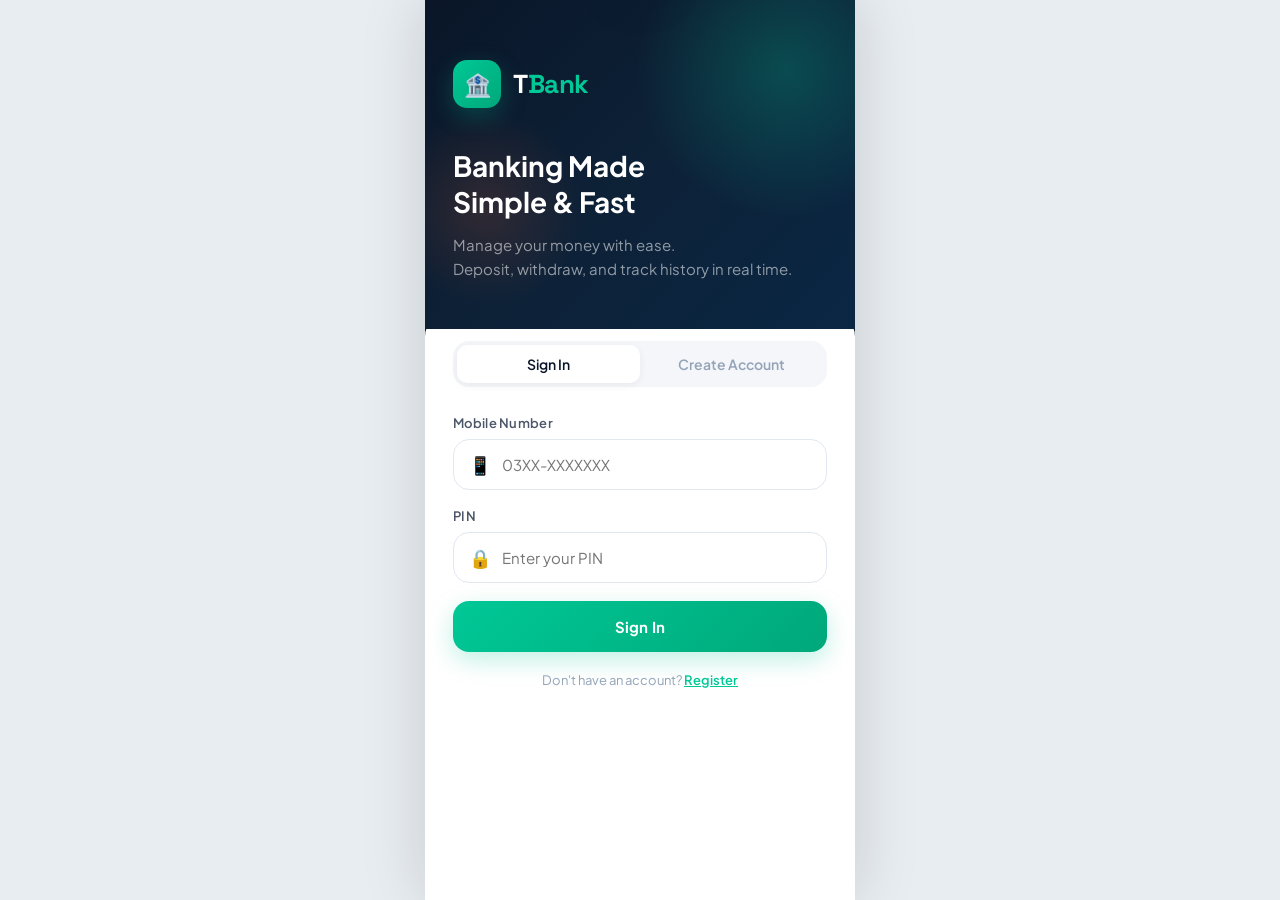
<file: index.html>
<!DOCTYPE html>
<html lang="en">
<head>
  <meta charset="UTF-8" />
  <meta name="viewport" content="width=device-width, initial-scale=1.0" />
  <title>TBank — Pakistan's Smart Bank</title>
  <link rel="stylesheet" href="styles.css" />
  <link rel="icon" href="data:image/svg+xml,<svg xmlns='http://www.w3.org/2000/svg' viewBox='0 0 100 100'><rect width='100' height='100' rx='22' fill='%2300C896'/><text y='.9em' font-size='70' x='15'>🏦</text></svg>" />
</head>
<body>
<div class="page-wrapper auth-page">

  <!-- Hero Section -->
  <div class="auth-hero">
    <div class="brand-logo">
      <div class="logo-icon">🏦</div>
      <div class="logo-text">T<span>Bank</span></div>
    </div>
    <h1 class="auth-tagline">Banking Made<br>Simple & Fast</h1>
    <p class="auth-subtitle">Manage your money with ease.<br>Deposit, withdraw, and track history in real time.</p>
  </div>

  <!-- Auth Body -->
  <div class="auth-body">

    <!-- Tabs -->
    <div class="auth-tabs">
      <button class="tab-btn active" id="loginTab" onclick="showTab('login')">Sign In</button>
      <button class="tab-btn" id="registerTab" onclick="showTab('register')">Create Account</button>
    </div>

    <!-- LOGIN FORM -->
    <div id="loginForm">
      <div class="form-group">
        <label class="form-label">Mobile Number</label>
        <div class="input-wrap">
          <span class="input-icon">📱</span>
          <input type="tel" id="loginPhone" class="form-input" placeholder="03XX-XXXXXXX" maxlength="11" />
        </div>
      </div>
      <div class="form-group">
        <label class="form-label">PIN</label>
        <div class="input-wrap">
          <span class="input-icon">🔒</span>
          <input type="password" id="loginPin" class="form-input" placeholder="Enter your PIN" maxlength="6" />
        </div>
        <div class="error-text" id="loginError"></div>
      </div>

      <div style="margin-top:8px;"></div>
      <button class="btn btn-primary" onclick="handleLogin()">
        <span id="loginBtnText">Sign In</span>
        <div class="spinner" id="loginSpinner"></div>
      </button>

      <p style="text-align:center;margin-top:20px;font-size:13px;color:var(--text-light);">
        Don't have an account?
        <a href="#" onclick="showTab('register')" style="color:var(--primary);font-weight:600;">Register</a>
      </p>
    </div>

    <!-- REGISTER FORM -->
    <div id="registerForm" class="hidden">
      <div class="form-group">
        <label class="form-label">Full Name</label>
        <div class="input-wrap">
          <span class="input-icon">👤</span>
          <input type="text" id="regName" class="form-input" placeholder="Your full name" />
        </div>
      </div>
      <div class="form-group">
        <label class="form-label">Mobile Number</label>
        <div class="input-wrap">
          <span class="input-icon">📱</span>
          <input type="tel" id="regPhone" class="form-input" placeholder="03XX-XXXXXXX" maxlength="11" />
        </div>
      </div>
      <div class="form-group">
        <label class="form-label">Create PIN (4–6 digits)</label>
        <div class="input-wrap">
          <span class="input-icon">🔒</span>
          <input type="password" id="regPin" class="form-input" placeholder="Choose a secure PIN" maxlength="6" />
        </div>
      </div>
      <div class="form-group">
        <label class="form-label">Confirm PIN</label>
        <div class="input-wrap">
          <span class="input-icon">🔒</span>
          <input type="password" id="regPin2" class="form-input" placeholder="Repeat your PIN" maxlength="6" />
        </div>
        <div class="error-text" id="registerError"></div>
      </div>

      <button class="btn btn-primary" onclick="handleRegister()">
        <span id="regBtnText">Create Account</span>
        <div class="spinner" id="regSpinner"></div>
      </button>

      <p style="text-align:center;margin-top:20px;font-size:13px;color:var(--text-light);">
        Already have an account?
        <a href="#" onclick="showTab('login')" style="color:var(--primary);font-weight:600;">Sign In</a>
      </p>
    </div>

  </div><!-- /auth-body -->

  <!-- Toast -->
  <div class="toast" id="toast"></div>

</div><!-- /page-wrapper -->

<script src="db.js"></script>
<script>
  // Redirect if already logged in
  if (DB.currentUser()) window.location.href = 'dashboard.html';

  function showTab(tab) {
    document.getElementById('loginForm').classList.toggle('hidden', tab !== 'login');
    document.getElementById('registerForm').classList.toggle('hidden', tab !== 'register');
    document.getElementById('loginTab').classList.toggle('active', tab === 'login');
    document.getElementById('registerTab').classList.toggle('active', tab === 'register');
    clearErrors();
  }

  function clearErrors() {
    ['loginError','registerError'].forEach(id => {
      const el = document.getElementById(id);
      el.style.display = 'none'; el.textContent = '';
    });
  }

  function showError(id, msg) {
    const el = document.getElementById(id);
    el.textContent = msg; el.style.display = 'block';
  }

  function showToast(msg, type = 'info') {
    const t = document.getElementById('toast');
    const icons = { success: '✅', error: '❌', info: 'ℹ️' };
    t.innerHTML = icons[type] + ' ' + msg;
    t.className = `toast ${type} show`;
    setTimeout(() => t.classList.remove('show'), 3000);
  }

  function setLoading(btnTextId, spinnerId, loading) {
    document.getElementById(btnTextId).style.display = loading ? 'none' : 'inline';
    document.getElementById(spinnerId).style.display  = loading ? 'block' : 'none';
  }

  function handleLogin() {
    clearErrors();
    const phone = document.getElementById('loginPhone').value.trim();
    const pin   = document.getElementById('loginPin').value.trim();

    if (!phone || !pin) { showError('loginError', 'Please fill in all fields.'); return; }

    setLoading('loginBtnText', 'loginSpinner', true);
    setTimeout(() => {
      const res = DB.loginUser(phone, pin);
      setLoading('loginBtnText', 'loginSpinner', false);
      if (res.ok) {
        showToast('Welcome back, ' + res.user.name + '!', 'success');
        setTimeout(() => window.location.href = 'dashboard.html', 800);
      } else {
        showError('loginError', res.msg);
      }
    }, 600);
  }

  function handleRegister() {
    clearErrors();
    const name  = document.getElementById('regName').value.trim();
    const phone = document.getElementById('regPhone').value.trim();
    const pin   = document.getElementById('regPin').value.trim();
    const pin2  = document.getElementById('regPin2').value.trim();

    if (!name || !phone || !pin || !pin2) { showError('registerError', 'All fields are required.'); return; }
    if (phone.length < 10) { showError('registerError', 'Enter a valid mobile number.'); return; }
    if (pin.length < 4)    { showError('registerError', 'PIN must be at least 4 digits.'); return; }
    if (pin !== pin2)      { showError('registerError', 'PINs do not match.'); return; }

    setLoading('regBtnText', 'regSpinner', true);
    setTimeout(() => {
      const res = DB.createUser(name, phone, pin);
      setLoading('regBtnText', 'regSpinner', false);
      if (res.ok) {
        // Auto login
        DB.loginUser(phone, pin);
        showToast('Account created! Welcome, ' + name + '!', 'success');
        setTimeout(() => window.location.href = 'dashboard.html', 900);
      } else {
        showError('registerError', res.msg);
      }
    }, 700);
  }

  // Enter key support
  document.addEventListener('keydown', e => {
    if (e.key === 'Enter') {
      if (!document.getElementById('loginForm').classList.contains('hidden'))    handleLogin();
      else if (!document.getElementById('registerForm').classList.contains('hidden')) handleRegister();
    }
  });
</script>
</body>
</html>
</file>
<file: styles.css>
/* ═══════════════════════════════════════════════
   TBank — Global Stylesheet
   Inspired by NayaPay's clean fintech aesthetic
═══════════════════════════════════════════════ */

@import url('https://fonts.googleapis.com/css2?family=Plus+Jakarta+Sans:wght@300;400;500;600;700;800&family=Space+Grotesk:wght@400;500;600;700&display=swap');

/* ── CSS Variables ──────────────────────────── */
:root {
  --primary:      #00C896;
  --primary-dark: #00A87A;
  --primary-glow: rgba(0, 200, 150, 0.25);
  --accent:       #FF6B35;
  --navy:         #0A1628;
  --navy-mid:     #112240;
  --navy-light:   #1A3354;
  --card-bg:      #FFFFFF;
  --page-bg:      #F4F6FA;
  --text-dark:    #0A1628;
  --text-mid:     #4A5568;
  --text-light:   #94A3B8;
  --border:       #E2E8F0;
  --success:      #10B981;
  --danger:       #EF4444;
  --warning:      #F59E0B;
  --radius-sm:    10px;
  --radius-md:    16px;
  --radius-lg:    24px;
  --radius-xl:    32px;
  --shadow-sm:    0 2px 8px rgba(0,0,0,0.06);
  --shadow-md:    0 8px 24px rgba(0,0,0,0.10);
  --shadow-lg:    0 20px 60px rgba(0,0,0,0.14);
  --transition:   all 0.25s cubic-bezier(0.4,0,0.2,1);
  --font-main:    'Plus Jakarta Sans', sans-serif;
  --font-alt:     'Space Grotesk', sans-serif;
}

/* ── Reset ──────────────────────────────────── */
*, *::before, *::after { box-sizing: border-box; margin: 0; padding: 0; }
html { font-size: 16px; scroll-behavior: smooth; }

body {
  font-family: var(--font-main);
  background: var(--page-bg);
  color: var(--text-dark);
  min-height: 100vh;
  -webkit-font-smoothing: antialiased;
}

/* ── Page Wrapper (mobile-first) ────────────── */
.page-wrapper {
  max-width: 430px;
  min-height: 100vh;
  margin: 0 auto;
  background: var(--page-bg);
  position: relative;
  overflow-x: hidden;
}

/* ── Auth Pages (Login / Register) ─────────── */
.auth-page {
  background: var(--navy);
  display: flex;
  flex-direction: column;
  min-height: 100vh;
}

.auth-hero {
  background: linear-gradient(135deg, var(--navy) 0%, #0D2137 50%, #0A2744 100%);
  padding: 60px 28px 48px;
  position: relative;
  overflow: hidden;
}

.auth-hero::before {
  content: '';
  position: absolute;
  width: 300px; height: 300px;
  background: radial-gradient(circle, var(--primary-glow) 0%, transparent 70%);
  top: -80px; right: -80px;
  border-radius: 50%;
}

.auth-hero::after {
  content: '';
  position: absolute;
  width: 200px; height: 200px;
  background: radial-gradient(circle, rgba(255,107,53,0.15) 0%, transparent 70%);
  bottom: 20px; left: -40px;
  border-radius: 50%;
}

.brand-logo {
  display: flex;
  align-items: center;
  gap: 12px;
  margin-bottom: 40px;
  position: relative; z-index: 1;
}

.logo-icon {
  width: 48px; height: 48px;
  background: linear-gradient(135deg, var(--primary), var(--primary-dark));
  border-radius: 14px;
  display: flex; align-items: center; justify-content: center;
  font-size: 22px;
  box-shadow: 0 8px 24px var(--primary-glow);
}

.logo-text {
  font-family: var(--font-alt);
  font-size: 26px; font-weight: 700;
  color: #fff;
  letter-spacing: -0.5px;
}

.logo-text span { color: var(--primary); }

.auth-tagline {
  font-size: 28px; font-weight: 700;
  color: #fff; line-height: 1.3;
  margin-bottom: 12px;
  position: relative; z-index: 1;
}

.auth-subtitle {
  font-size: 15px; color: rgba(255,255,255,0.55);
  line-height: 1.6;
  position: relative; z-index: 1;
}

.auth-body {
  background: var(--card-bg);
  border-radius: 28px 28px 0 0;
  flex: 1;
  padding: 32px 28px 40px;
  margin-top: -20px;
}

.auth-tabs {
  display: flex;
  background: var(--page-bg);
  border-radius: var(--radius-md);
  padding: 4px;
  margin-bottom: 28px;
}

.tab-btn {
  flex: 1;
  padding: 10px;
  border: none;
  background: transparent;
  border-radius: var(--radius-sm);
  font-family: var(--font-main);
  font-size: 14px; font-weight: 600;
  color: var(--text-light);
  cursor: pointer;
  transition: var(--transition);
}

.tab-btn.active {
  background: var(--card-bg);
  color: var(--text-dark);
  box-shadow: var(--shadow-sm);
}

/* ── Forms ──────────────────────────────────── */
.form-group { margin-bottom: 18px; }

.form-label {
  display: block;
  font-size: 13px; font-weight: 600;
  color: var(--text-mid);
  margin-bottom: 8px;
  letter-spacing: 0.3px;
}

.input-wrap {
  position: relative;
  display: flex;
  align-items: center;
}

.input-icon {
  position: absolute;
  left: 16px;
  font-size: 18px;
  color: var(--text-light);
  pointer-events: none;
}

.form-input {
  width: 100%;
  padding: 15px 16px 15px 48px;
  border: 1.5px solid var(--border);
  border-radius: var(--radius-md);
  font-family: var(--font-main);
  font-size: 15px;
  color: var(--text-dark);
  background: #fff;
  outline: none;
  transition: var(--transition);
}

.form-input:focus {
  border-color: var(--primary);
  box-shadow: 0 0 0 4px var(--primary-glow);
}

.form-input.no-icon { padding-left: 16px; }

/* ── Buttons ────────────────────────────────── */
.btn {
  display: flex; align-items: center; justify-content: center; gap: 8px;
  width: 100%;
  padding: 16px;
  border: none; border-radius: var(--radius-md);
  font-family: var(--font-main);
  font-size: 15px; font-weight: 700;
  cursor: pointer;
  transition: var(--transition);
  letter-spacing: 0.2px;
}

.btn-primary {
  background: linear-gradient(135deg, var(--primary), var(--primary-dark));
  color: #fff;
  box-shadow: 0 8px 24px var(--primary-glow);
}

.btn-primary:hover {
  transform: translateY(-2px);
  box-shadow: 0 12px 32px var(--primary-glow);
}

.btn-primary:active { transform: translateY(0); }

.btn-outline {
  background: transparent;
  color: var(--primary);
  border: 1.5px solid var(--primary);
}

.btn-outline:hover { background: var(--primary-glow); }

.btn-danger {
  background: linear-gradient(135deg, #EF4444, #DC2626);
  color: #fff;
  box-shadow: 0 8px 24px rgba(239,68,68,0.25);
}

.btn-sm {
  padding: 10px 20px;
  width: auto;
  font-size: 13px;
  border-radius: var(--radius-sm);
}

/* ── Top App Bar ────────────────────────────── */
.app-bar {
  background: var(--navy);
  padding: 20px 24px 16px;
  display: flex;
  align-items: center;
  justify-content: space-between;
  position: sticky; top: 0; z-index: 100;
}

.app-bar-title {
  font-family: var(--font-alt);
  font-size: 18px; font-weight: 700;
  color: #fff;
}

.app-bar-logo {
  font-family: var(--font-alt);
  font-size: 20px; font-weight: 700;
  color: #fff;
  letter-spacing: -0.5px;
}

.app-bar-logo span { color: var(--primary); }

.icon-btn {
  width: 40px; height: 40px;
  background: rgba(255,255,255,0.1);
  border: none;
  border-radius: 12px;
  display: flex; align-items: center; justify-content: center;
  cursor: pointer;
  font-size: 18px;
  color: #fff;
  transition: var(--transition);
}

.icon-btn:hover { background: rgba(255,255,255,0.18); }

/* ── Balance Card ───────────────────────────── */
.balance-section {
  background: linear-gradient(160deg, var(--navy) 0%, #0D2A4A 100%);
  padding: 0 24px 36px;
  position: relative;
  overflow: hidden;
}

.balance-section::before {
  content: '';
  position: absolute;
  width: 260px; height: 260px;
  background: radial-gradient(circle, var(--primary-glow) 0%, transparent 70%);
  top: -60px; right: -60px;
  border-radius: 50%;
}

.balance-card {
  background: linear-gradient(135deg, #1A3354, #112240);
  border: 1px solid rgba(255,255,255,0.08);
  border-radius: var(--radius-xl);
  padding: 28px;
  position: relative;
  overflow: hidden;
  box-shadow: var(--shadow-lg);
}

.balance-card::before {
  content: '';
  position: absolute;
  inset: 0;
  background: linear-gradient(135deg, rgba(0,200,150,0.08) 0%, transparent 50%);
  border-radius: inherit;
}

.balance-label {
  font-size: 13px; font-weight: 500;
  color: rgba(255,255,255,0.55);
  letter-spacing: 0.5px;
  text-transform: uppercase;
  margin-bottom: 10px;
}

.balance-amount {
  font-family: var(--font-alt);
  font-size: 36px; font-weight: 700;
  color: #fff;
  letter-spacing: -1px;
  margin-bottom: 6px;
}

.balance-amount .currency { font-size: 20px; color: var(--primary); }

.balance-user {
  font-size: 14px;
  color: rgba(255,255,255,0.55);
  margin-bottom: 24px;
}

.balance-actions {
  display: flex; gap: 12px;
}

.action-pill {
  flex: 1;
  display: flex; align-items: center; justify-content: center; gap: 8px;
  padding: 12px;
  background: rgba(255,255,255,0.08);
  border: 1px solid rgba(255,255,255,0.12);
  border-radius: var(--radius-md);
  color: #fff;
  font-size: 13px; font-weight: 600;
  cursor: pointer;
  text-decoration: none;
  transition: var(--transition);
}

.action-pill:hover {
  background: rgba(0,200,150,0.2);
  border-color: var(--primary);
  color: var(--primary);
}

.action-pill .pill-icon { font-size: 18px; }

/* ── Section Headers ────────────────────────── */
.section-header {
  display: flex; align-items: center; justify-content: space-between;
  padding: 24px 24px 12px;
}

.section-title {
  font-size: 17px; font-weight: 700;
  color: var(--text-dark);
}

.section-link {
  font-size: 13px; font-weight: 600;
  color: var(--primary);
  text-decoration: none;
}

/* ── Quick Stats ────────────────────────────── */
.stats-row {
  display: grid; grid-template-columns: 1fr 1fr;
  gap: 12px;
  padding: 0 24px 8px;
}

.stat-card {
  background: var(--card-bg);
  border-radius: var(--radius-md);
  padding: 18px;
  box-shadow: var(--shadow-sm);
  border: 1px solid var(--border);
}

.stat-icon {
  width: 40px; height: 40px;
  border-radius: 12px;
  display: flex; align-items: center; justify-content: center;
  font-size: 20px;
  margin-bottom: 10px;
}

.stat-icon.green  { background: rgba(0,200,150,0.12); }
.stat-icon.red    { background: rgba(239,68,68,0.12); }
.stat-icon.orange { background: rgba(245,158,11,0.12); }
.stat-icon.blue   { background: rgba(59,130,246,0.12); }

.stat-value {
  font-family: var(--font-alt);
  font-size: 18px; font-weight: 700;
  color: var(--text-dark);
  margin-bottom: 2px;
}

.stat-label {
  font-size: 12px;
  color: var(--text-light);
}

/* ── Transaction List ───────────────────────── */
.txn-list { padding: 0 24px 100px; }

.txn-item {
  display: flex; align-items: center;
  padding: 16px;
  background: var(--card-bg);
  border-radius: var(--radius-md);
  border: 1px solid var(--border);
  margin-bottom: 10px;
  box-shadow: var(--shadow-sm);
  transition: var(--transition);
}

.txn-item:hover {
  transform: translateX(4px);
  border-color: var(--primary);
}

.txn-icon {
  width: 46px; height: 46px;
  border-radius: 14px;
  display: flex; align-items: center; justify-content: center;
  font-size: 20px;
  margin-right: 14px;
  flex-shrink: 0;
}

.txn-icon.deposit  { background: rgba(0,200,150,0.12); }
.txn-icon.withdraw { background: rgba(239,68,68,0.12); }

.txn-info { flex: 1; }

.txn-desc {
  font-size: 14px; font-weight: 600;
  color: var(--text-dark);
  margin-bottom: 3px;
}

.txn-date {
  font-size: 12px;
  color: var(--text-light);
}

.txn-amount {
  font-family: var(--font-alt);
  font-size: 15px; font-weight: 700;
}

.txn-amount.deposit  { color: var(--success); }
.txn-amount.withdraw { color: var(--danger); }

.txn-sub {
  font-size: 11px;
  color: var(--text-light);
  margin-top: 2px;
  text-align: right;
}

/* ── Empty State ────────────────────────────── */
.empty-state {
  text-align: center;
  padding: 60px 24px;
}

.empty-state .empty-icon {
  font-size: 56px;
  margin-bottom: 16px;
  display: block;
}

.empty-state p {
  font-size: 15px; color: var(--text-light);
  line-height: 1.6;
}

/* ── Bottom Navigation ──────────────────────── */
.bottom-nav {
  position: fixed;
  bottom: 0; left: 50%;
  transform: translateX(-50%);
  width: 100%; max-width: 430px;
  background: var(--card-bg);
  border-top: 1px solid var(--border);
  display: flex;
  box-shadow: 0 -8px 32px rgba(0,0,0,0.08);
  z-index: 200;
  padding-bottom: env(safe-area-inset-bottom);
}

.nav-item {
  flex: 1;
  display: flex; flex-direction: column; align-items: center; justify-content: center;
  padding: 12px 8px;
  text-decoration: none;
  color: var(--text-light);
  transition: var(--transition);
  position: relative;
}

.nav-item.active { color: var(--primary); }

.nav-item.active::before {
  content: '';
  position: absolute;
  top: 0; left: 20%; right: 20%;
  height: 3px;
  background: var(--primary);
  border-radius: 0 0 4px 4px;
}

.nav-icon { font-size: 22px; margin-bottom: 4px; }
.nav-label { font-size: 11px; font-weight: 600; letter-spacing: 0.3px; }

/* ── Transfer / Action Pages ─────────────────── */
.page-header {
  background: var(--navy);
  padding: 20px 24px 28px;
  display: flex;
  align-items: center;
  gap: 16px;
}

.back-btn {
  width: 40px; height: 40px;
  background: rgba(255,255,255,0.1);
  border: none; border-radius: 12px;
  display: flex; align-items: center; justify-content: center;
  cursor: pointer;
  font-size: 20px; color: #fff;
  text-decoration: none;
  transition: var(--transition);
  flex-shrink: 0;
}

.back-btn:hover { background: rgba(255,255,255,0.18); }

.page-header-info h2 {
  font-size: 19px; font-weight: 700;
  color: #fff;
}

.page-header-info p {
  font-size: 13px;
  color: rgba(255,255,255,0.5);
  margin-top: 3px;
}

.page-body {
  padding: 24px;
  padding-bottom: 120px;
}

/* ── Amount Input ───────────────────────────── */
.amount-card {
  background: var(--card-bg);
  border-radius: var(--radius-lg);
  padding: 28px;
  margin-bottom: 20px;
  border: 1px solid var(--border);
  box-shadow: var(--shadow-md);
  text-align: center;
}

.amount-label {
  font-size: 13px; font-weight: 600;
  color: var(--text-light);
  letter-spacing: 0.5px;
  text-transform: uppercase;
  margin-bottom: 16px;
}

.amount-input-wrap {
  display: flex; align-items: center; justify-content: center;
  gap: 8px;
  border-bottom: 2px solid var(--border);
  padding-bottom: 16px;
  margin-bottom: 16px;
  transition: var(--transition);
}

.amount-input-wrap:focus-within {
  border-color: var(--primary);
}

.amount-currency {
  font-family: var(--font-alt);
  font-size: 28px; font-weight: 700;
  color: var(--primary);
}

.amount-input {
  border: none; outline: none;
  font-family: var(--font-alt);
  font-size: 36px; font-weight: 700;
  color: var(--text-dark);
  width: 180px;
  text-align: center;
  background: transparent;
}

.amount-input::placeholder { color: var(--border); }

.quick-amounts {
  display: flex; gap: 8px; flex-wrap: wrap; justify-content: center;
}

.quick-amt {
  padding: 7px 14px;
  border: 1.5px solid var(--border);
  border-radius: 50px;
  font-size: 13px; font-weight: 600;
  color: var(--text-mid);
  cursor: pointer;
  background: transparent;
  transition: var(--transition);
}

.quick-amt:hover, .quick-amt.selected {
  border-color: var(--primary);
  color: var(--primary);
  background: var(--primary-glow);
}

/* ── Info Card ──────────────────────────────── */
.info-card {
  background: var(--card-bg);
  border-radius: var(--radius-lg);
  padding: 20px;
  margin-bottom: 20px;
  border: 1px solid var(--border);
}

.info-row {
  display: flex; align-items: center; justify-content: space-between;
  padding: 10px 0;
  border-bottom: 1px solid var(--border);
}

.info-row:last-child { border-bottom: none; }

.info-key {
  font-size: 13px; color: var(--text-light);
}

.info-val {
  font-size: 14px; font-weight: 600;
  color: var(--text-dark);
}

/* ── Toast ──────────────────────────────────── */
.toast {
  position: fixed;
  top: 20px; left: 50%;
  transform: translateX(-50%) translateY(-80px);
  background: var(--navy);
  color: #fff;
  padding: 14px 24px;
  border-radius: var(--radius-md);
  font-size: 14px; font-weight: 600;
  display: flex; align-items: center; gap: 10px;
  box-shadow: var(--shadow-lg);
  z-index: 9999;
  transition: transform 0.4s cubic-bezier(0.34,1.56,0.64,1);
  white-space: nowrap;
  max-width: 90%;
}

.toast.show { transform: translateX(-50%) translateY(0); }
.toast.success { border-left: 4px solid var(--success); }
.toast.error   { border-left: 4px solid var(--danger); }
.toast.info    { border-left: 4px solid var(--primary); }

/* ── History Page ───────────────────────────── */
.history-filters {
  display: flex; gap: 8px;
  padding: 16px 24px;
  overflow-x: auto;
}

.filter-pill {
  padding: 8px 18px;
  border: 1.5px solid var(--border);
  border-radius: 50px;
  font-size: 13px; font-weight: 600;
  color: var(--text-mid);
  cursor: pointer;
  white-space: nowrap;
  background: var(--card-bg);
  transition: var(--transition);
}

.filter-pill.active {
  background: var(--primary);
  border-color: var(--primary);
  color: #fff;
}

/* ── Profile Page ───────────────────────────── */
.profile-hero {
  background: linear-gradient(135deg, var(--navy), #0D2A4A);
  padding: 40px 24px 60px;
  text-align: center;
  position: relative;
  overflow: hidden;
}

.profile-hero::before {
  content: '';
  position: absolute;
  width: 300px; height: 300px;
  background: radial-gradient(circle, var(--primary-glow) 0%, transparent 70%);
  top: -100px; right: -100px;
  border-radius: 50%;
}

.avatar {
  width: 80px; height: 80px;
  background: linear-gradient(135deg, var(--primary), var(--primary-dark));
  border-radius: 50%;
  display: flex; align-items: center; justify-content: center;
  font-size: 32px; font-weight: 700; color: #fff;
  margin: 0 auto 14px;
  border: 3px solid rgba(255,255,255,0.2);
  font-family: var(--font-alt);
}

.profile-name {
  font-size: 22px; font-weight: 700; color: #fff;
  margin-bottom: 4px;
}

.profile-phone {
  font-size: 14px; color: rgba(255,255,255,0.5);
}

.profile-card {
  background: var(--card-bg);
  border-radius: var(--radius-lg) var(--radius-lg) 0 0;
  padding: 28px 24px;
  margin-top: -28px;
  position: relative;
  min-height: calc(100vh - 280px);
}

.profile-menu-item {
  display: flex; align-items: center;
  padding: 18px 0;
  border-bottom: 1px solid var(--border);
  cursor: pointer;
  transition: var(--transition);
}

.profile-menu-item:last-child { border-bottom: none; }
.profile-menu-item:hover .menu-icon { color: var(--primary); }

.menu-icon-wrap {
  width: 42px; height: 42px;
  background: var(--page-bg);
  border-radius: 12px;
  display: flex; align-items: center; justify-content: center;
  margin-right: 14px;
}

.menu-icon { font-size: 20px; }
.menu-label { font-size: 15px; font-weight: 600; color: var(--text-dark); flex: 1; }
.menu-arrow { font-size: 16px; color: var(--text-light); }

/* ── Spinner ────────────────────────────────── */
.spinner {
  width: 20px; height: 20px;
  border: 2px solid rgba(255,255,255,0.3);
  border-top-color: #fff;
  border-radius: 50%;
  animation: spin 0.7s linear infinite;
  display: none;
}

@keyframes spin { to { transform: rotate(360deg); } }

/* ── Animations ─────────────────────────────── */
@keyframes fadeInUp {
  from { opacity: 0; transform: translateY(24px); }
  to   { opacity: 1; transform: translateY(0); }
}

@keyframes fadeIn {
  from { opacity: 0; }
  to   { opacity: 1; }
}

@keyframes slideDown {
  from { opacity: 0; transform: translateY(-16px); }
  to   { opacity: 1; transform: translateY(0); }
}

@keyframes pulse {
  0%, 100% { opacity: 1; }
  50%       { opacity: 0.6; }
}

.anim-fade-up   { animation: fadeInUp  0.45s ease both; }
.anim-fade-in   { animation: fadeIn    0.35s ease both; }
.anim-slide-dn  { animation: slideDown 0.35s ease both; }

.delay-1 { animation-delay: 0.05s; }
.delay-2 { animation-delay: 0.10s; }
.delay-3 { animation-delay: 0.15s; }
.delay-4 { animation-delay: 0.20s; }
.delay-5 { animation-delay: 0.25s; }

/* ── Success Screen ─────────────────────────── */
.success-screen {
  text-align: center;
  padding: 60px 24px;
}

.success-circle {
  width: 100px; height: 100px;
  background: linear-gradient(135deg, var(--primary), var(--primary-dark));
  border-radius: 50%;
  display: flex; align-items: center; justify-content: center;
  font-size: 44px;
  margin: 0 auto 24px;
  box-shadow: 0 16px 48px var(--primary-glow);
  animation: successPop 0.5s cubic-bezier(0.34,1.56,0.64,1) both;
}

@keyframes successPop {
  from { transform: scale(0); opacity: 0; }
  to   { transform: scale(1); opacity: 1; }
}

.success-amount {
  font-family: var(--font-alt);
  font-size: 40px; font-weight: 700;
  color: var(--text-dark);
  margin-bottom: 8px;
}

.success-msg {
  font-size: 16px;
  color: var(--text-mid);
  margin-bottom: 6px;
}

.success-sub {
  font-size: 13px;
  color: var(--text-light);
  margin-bottom: 40px;
}

/* ── Error text ─────────────────────────────── */
.error-text {
  font-size: 13px; color: var(--danger);
  margin-top: 6px;
  display: none;
}

/* ── Responsive tweaks ──────────────────────── */
@media (min-width: 431px) {
  .page-wrapper {
    box-shadow: 0 0 60px rgba(0,0,0,0.15);
  }
  body { background: #E8EDF2; }
}

/* ── Utility ────────────────────────────────── */
.hidden { display: none !important; }
.mt-8  { margin-top: 8px; }
.mt-16 { margin-top: 16px; }
.mt-24 { margin-top: 24px; }
.text-center { text-align: center; }
.fw-700 { font-weight: 700; }
.text-primary { color: var(--primary); }
.text-danger  { color: var(--danger); }
.text-success { color: var(--success); }
</file>
